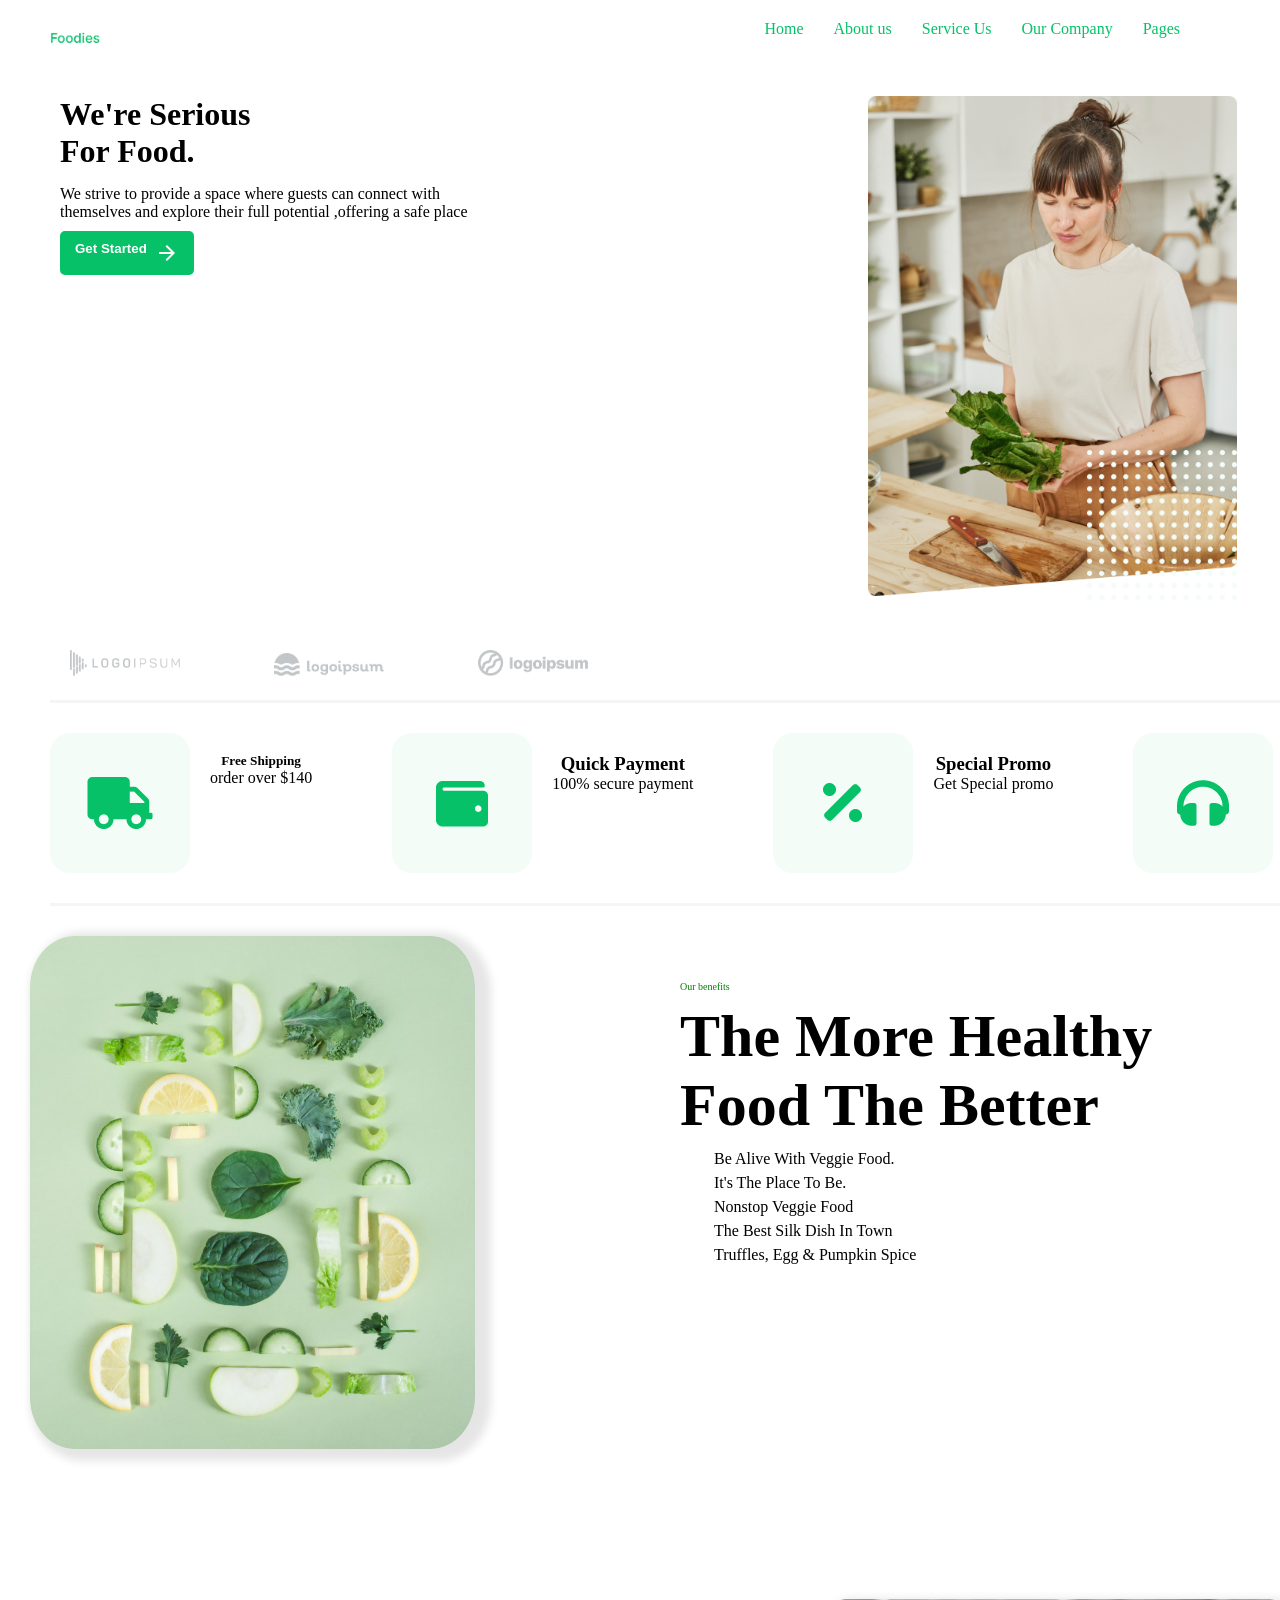
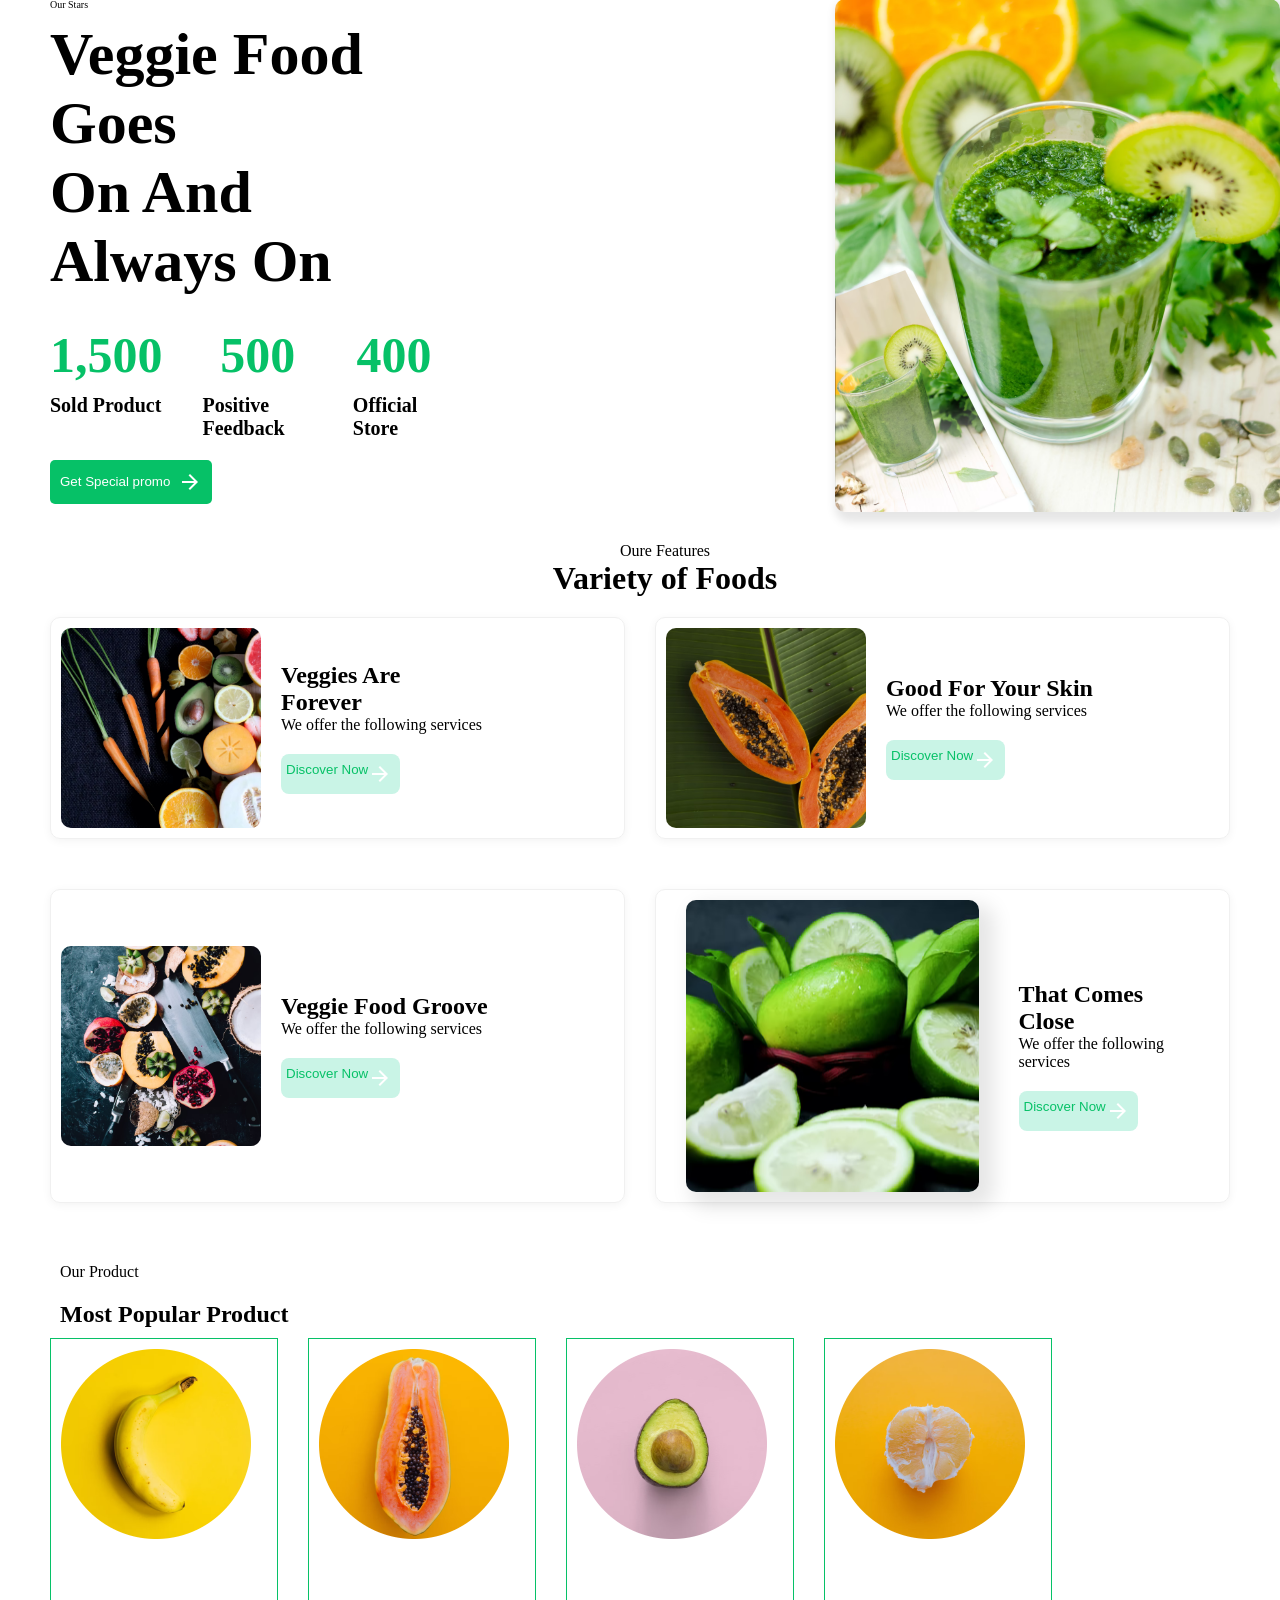
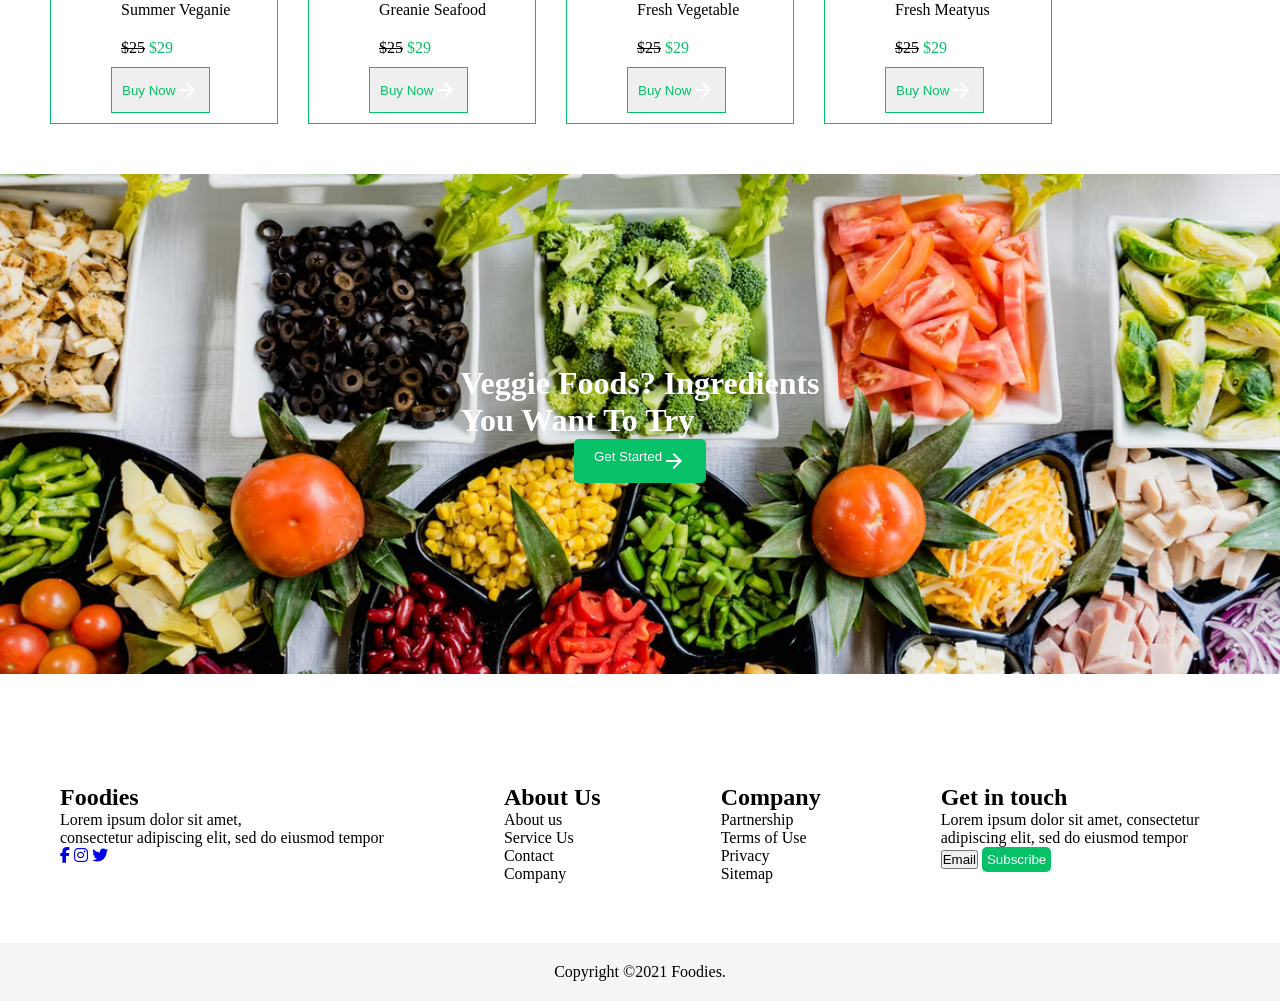
<file: index.html>
<!DOCTYPE html>
<html lang="en">
<head>
    <meta charset="UTF-8">
    <meta name="viewport" content="width=device-width, initial-scale=1.0">
    <title>Foodies</title>
    <link rel="stylesheet" href="style.css">
    <link rel="stylesheet" href="https://fonts.googleapis.com/css2?family=Material+Symbols+Outlined" />
    <link rel="stylesheet" href="https://cdnjs.cloudflare.com/ajax/libs/font-awesome/6.5.0/css/all.min.css">
</head>
<body>
    <header class="header">
    <nav class="nav">
        <img class="logo" src="image/logo.png" alt="">
            <ul class="navbar">
            <li><a href="#home">Home</a></li>
            <li><a href="#benefit">About us</a></li>
            <li><a href="#features">Service Us</a></li>
            <li><a href="#footer">Our Company</a></li>
            <li><a href="#products">Pages</a></li>
        
        
        </ul> 
    </nav>  
    </header>
    <main id="home">
        <div class="header-left">
            <div class="header-left-upper">
                <h1>We're Serious <br>For Food.</h1>
                <p>We strive to provide a space where guests can connect with  <br>themselves and explore their full potential ,offering a safe place</p> 
                <button type="button" class="header-left-button">Get Started<span class="material-symbols-outlined">
                arrow_forward</span></button>  
            
            </div>
            <div class="image-container">
                <img  class="girl"src="image/girl.png" alt="ok">
                <img class="side" src="image/side.png" alt="">
            </div>
            
            
            
        
        </div>
        <div class="header-bottom">
                <img src="image/1.png" alt="">
                <img src="image/2.png" alt="">
                <img src="image/3.png" alt="">
        </div>

    
    
    </main>
    <div class="discount">
        <div class="discount-1">
            <img src="image/truck.png" alt="truck">
            <div class="discount-1-para">
                <h5>Free Shipping</h5>
                <p>order over $140</p>
            
            </div>
            
            
        </div>
        
        <div class="discount-1">
            <img src="image/quick.png" alt="truck">
            <div class="discount-1-para">
                <h3>Quick Payment</h3>
                <p>100% secure payment</p>
            </div>
            
        </div>
        <div class="discount-1">
            <img src="image/promo.png" alt="truck">
            <div class="discount-1-para">
                <h3>Special Promo</h3>
                <p>Get Special promo</p>
            </div>
            
        </div>
        <div class="discount-1">
            <img src="image/24/7.png" alt="truck">
            <div class="discount-1-para">
                <h3>24/7 Support</h3>
                <p>Ready Support</p>
            
            </div>
            
        </div>
        
    
    </div>
    
    <!-- BENEFIT SECTION -->
    <div id="benefit" class="benefit">
        <img src="image/benefit.png" alt="">
        <div class="our-benefit">
            <p>Our benefits</p>
            <h2>The More Healthy <br> Food The Better</h2>
            <p><span class="material-symbols-outlined">check</span>Be Alive With Veggie Food.</p>
            <p><span class="material-symbols-outlined">check</span>It's The Place To Be.</p>
            <p><span class="material-symbols-outlined">check</span>Nonstop Veggie Food</p>
            <p><span class="material-symbols-outlined">check</span>The Best Silk Dish In Town</p>
            <p><span class="material-symbols-outlined">check</span>Truffles, Egg & Pumpkin Spice</p>
        </div>
    </div>
    <div class="stars">
        <div class="our-stars">
            <p>Our Stars</p>
            <h1>Veggie Food Goes  <br>On And Always On</h1>
            <div class="our-starsB">
                <div class="our-stars-number">
                    <p>1,500</p>
                    <p>Sold Product</p>
                </div>
                <div class="our-stars-number">
                    <p>500</p>
                    <p>Positive Feedback</p>
                </div>
                <div class="our-stars-number">
                    <p>400</p>
                    <p>Official Store</p>
                </div>  
            </div>
            <button>Get Special promo <span class="material-symbols-outlined">arrow_forward</span></button> 
        </div>   
        <img src="image/juice.png" alt="Juice">
    </div>

    <!-- FEATURE SECTION -->
    <div id="features" class="features">
        <p>Oure Features</p>
        <h1>Variety of Foods</h1>
    </div>
    <div class="food-1">
        <div class="food-1A">
            <img src="image/fruits.png" alt="">
            <div class="food-1Aa">
                <h2>Veggies Are  <br>Forever</h2>
                <p>We offer the following services</p>
                <button>Discover Now <span class="material-symbols-outlined">arrow_forward</span></button>
            </div>
        </div>
        <div class="food-1B">
            <img src="image/papaya.png" alt="">
            <div class="food-1Bb">
                <h2>Good For Your Skin</h2>
                <p>We offer the following services</p>
                <button>Discover Now <span class="material-symbols-outlined">arrow_forward</span></button>
            </div>
        </div>
    </div>
    <div class="food-2">
        <div class="food-2A">
            <img src="image/coconut.png" alt="">
            <div class="food-2Aa">
                <h2>Veggie Food Groove</h2>
                <p>We offer the following services</p>
                <button>Discover Now <span class="material-symbols-outlined">arrow_forward</span></button>
            </div>
        </div>
        <div class="food-2B">
            <img src="image/lemon.png" alt="">
            <div class="food-2Bb">
                <h2>That Comes Close</h2>
                <p>We offer the following services</p>
                <button>Discover Now <span class="material-symbols-outlined">arrow_forward</span></button>
            </div>
        </div>
    </div>
    
    <!-- POPULAR PRODUCTS -->
    <div id="products" class="populer">
        <p>Our Product</p>
        <h2>Most Popular Product</h2>
        <div class="populer-product">
            <div class="populer-product-section">
                <img src="image/banana.png" alt="">
                <p>
                <span class="material-symbols-outlined">star</span>
                <span class="material-symbols-outlined">star</span>
                <span class="material-symbols-outlined">star</span>
                <span class="material-symbols-outlined">star</span>
                <span class="material-symbols-outlined">star</span>
                </p>
                <p>Summer Veganie</p>
                <p> <span style="text-decoration: line-through">$25</span> <span style="color: #06C167">$29</span></p>
                <button>Buy Now <span class="material-symbols-outlined">arrow_forward</span></button>
            </div>
            <div class="populer-product-section">
                <img src="image/yellowPapaya.png" alt="">
                <p>
                <span class="material-symbols-outlined">star</span>
                <span class="material-symbols-outlined">star</span>
                <span class="material-symbols-outlined">star</span>
                <span class="material-symbols-outlined">star</span>
                <span class="material-symbols-outlined">star</span>
                </p>
                <p>Greanie Seafood</p>
                <p><span style="text-decoration: line-through">$25</span> <span style="color: #06C167">$29</span></p>
                <button>Buy Now <span class="material-symbols-outlined">arrow_forward</span></button>
            </div>
            <div class="populer-product-section">
                <img src="image/avocado.png" alt="">
                <p>
                <span class="material-symbols-outlined">star</span>
                <span class="material-symbols-outlined">star</span>
                <span class="material-symbols-outlined">star</span>
                <span class="material-symbols-outlined">star</span>
                <span class="material-symbols-outlined">star</span>
                </p>
                <p>Fresh Vegetable</p>
                <p><span style="text-decoration: line-through">$25</span> <span style="color: #06C167">$29</span></p>
                <button>Buy Now <span class="material-symbols-outlined">arrow_forward</span></button>
            </div>
            <div class="populer-product-section">
                <img src="image/orange.png" alt="">
                <p>
                <span class="material-symbols-outlined">star</span>
                <span class="material-symbols-outlined">star</span>
                <span class="material-symbols-outlined">star</span>
                <span class="material-symbols-outlined">star</span>
                <span class="material-symbols-outlined">star</span>
                </p>
                <p>Fresh Meatyus</p>
                <p><span style="text-decoration: line-through">$25</span> <span style="color: #06C167">$29</span></p>
                <button>Buy Now <span class="material-symbols-outlined">arrow_forward</span></button>
            </div>
        </div>
    </div>

    <!-- FOOTER SECTION -->
    <div id="footer" class="veggie-food">
        <h1>Veggie Foods? Ingredients <br>You Want To Try</h1>
        <button>Get Started<span class="material-symbols-outlined">arrow_forward</span></button>
    </div>
    <div class="foodies">
        <div class="foodies-section">
            <h2>Foodies</h2>
            <p>Lorem ipsum dolor sit amet, <br>consectetur adipiscing elit, sed do eiusmod tempor </p>
            <a href="https://www.facebook.com/YourPageName" target="_blank"><i class="fab fa-facebook-f"></i></a>
            <a href="https://www.instagram.com/YourPageName" target="_blank"><i class="fab fa-instagram"></i></a>
            <a href="https://twitter.com/YourPageName" target="_blank"><i class="fab fa-twitter"></i></a>
        </div>
        <div class="foodies-section">
            <h2>About Us</h2>
            <p>About us</p>
            <p>Service Us</p>
            <p>Contact</p>
            <p>Company</p>
        </div>
        <div class="foodies-section">
            <h2>Company</h2>
            <p>Partnership</p>
            <p>Terms of Use</p>
            <p>Privacy</p>
            <p>Sitemap</p>
        </div>
        <div class="foodies-section">
            <h2>Get in touch</h2>
            <p>Lorem ipsum dolor sit amet, consectetur <br> adipiscing elit, sed do eiusmod tempor</p>
            <button>Email</button>
            <button class="email">Subscribe</button>
        </div>
    </div>
    <p class="copyright">Copyright &copy;2021 Foodies.</p>
    
</body>
</html>
</file>
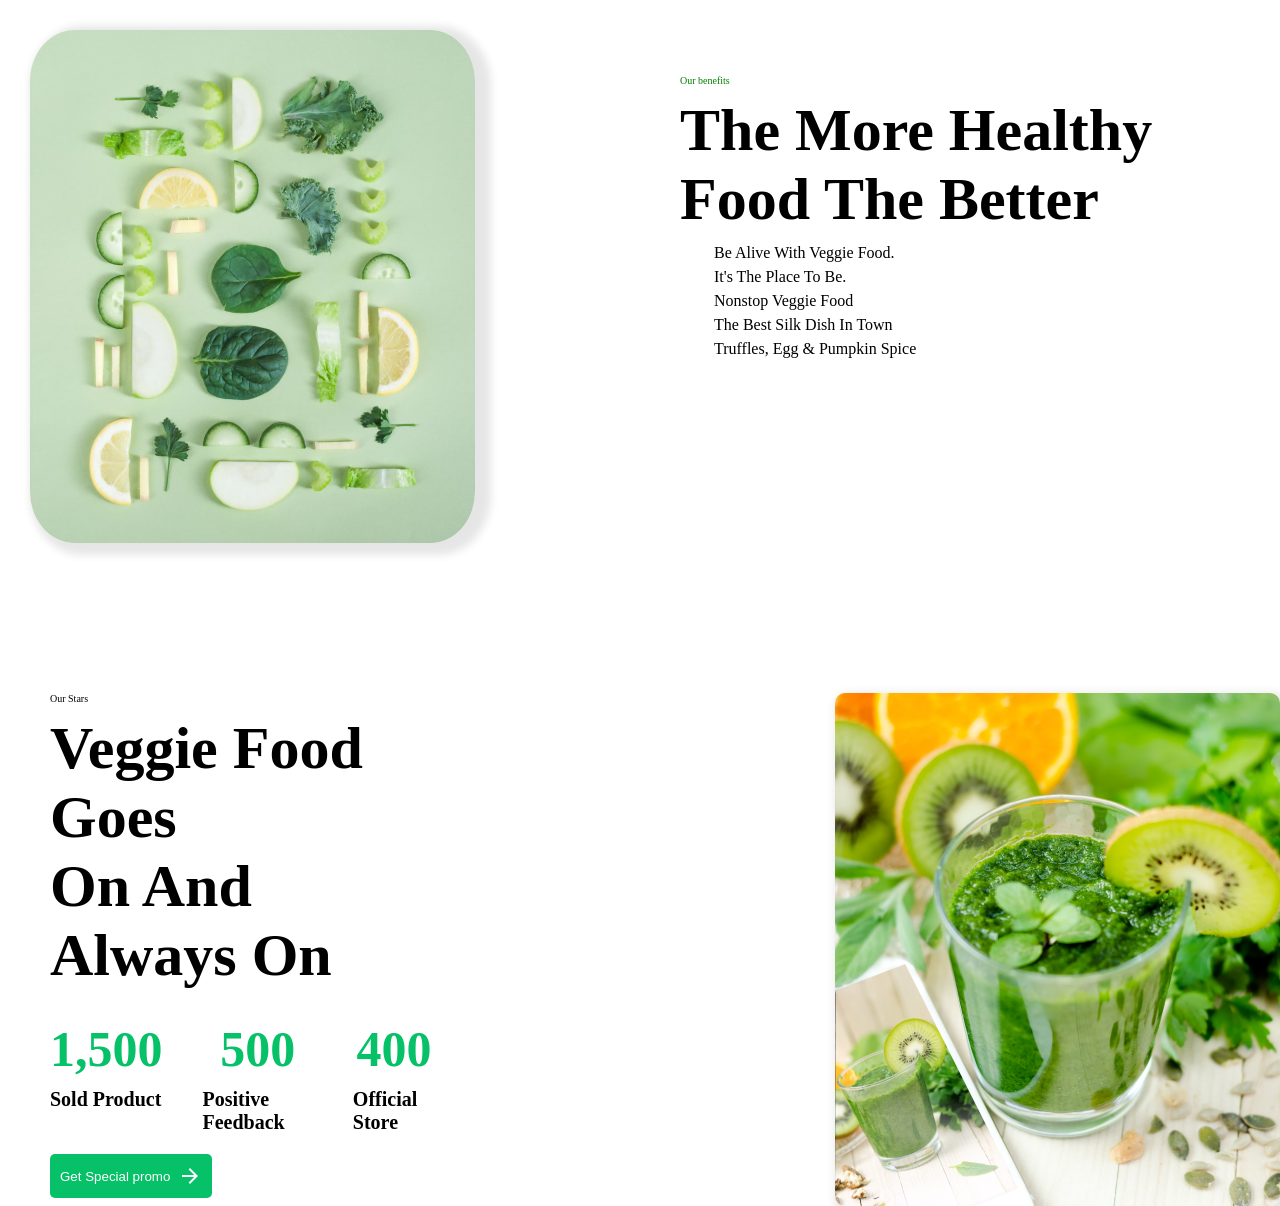
<file: benefit.html>
<!DOCTYPE html>
<html lang="en">
<head>
    <meta charset="UTF-8">
    <meta name="viewport" content="width=device-width, initial-scale=1.0">
    <title>Benefits</title>
    <link rel="stylesheet" href="style.css">
    <!-- check mark -->
    <link rel="stylesheet" href="https://fonts.googleapis.com/css2?family=Material+Symbols+Outlined:opsz,wght,FILL,GRAD@24,400,0,0&icon_names=check" />
    <!-- arrow icon -->
    <link rel="stylesheet" href="https://fonts.googleapis.com/css2?family=Material+Symbols+Outlined:opsz,wght,FILL,GRAD@24,400,0,0&icon_names=arrow_forward" />
</head>
<body>
    <div class="benefit">
            <img src="image/benefit.png" alt="">

        <div class="our-benefit">
            <p>Our benefits</p>
            <h2>The More Healthy <br> Food The Better</h2>
            
            <p><span class="material-symbols-outlined">check</span>Be Alive With Veggie Food.</p>
            <p><span class="material-symbols-outlined">check</span>It's The Place To Be.</p>
            <p><span class="material-symbols-outlined">check</span>Nonstop Veggie Food</p>
            <p><span class="material-symbols-outlined">check</span>The Best Silk Dish In Town</p>
            <p><span class="material-symbols-outlined">check</span>Truffles, Egg & Pumpkin Spice</p>
        </div>
    </div>
    <div class="stars">
        <div class="our-stars">
            <p>Our Stars</p>
            <h1>Veggie Food Goes  <br>On And Always On</h1>
            <div class="our-starsB">
                <div class="our-stars-number">
                
                    <p>1,500</p>
                    <p>Sold Product</p>
                </div>
                <div class="our-stars-number">
                    <p>500</p>
                    <p>Positive Feedback</p>
                </div>
                <div class="our-stars-number">
                    <p>400</p>
                    <p>Official Store</p>
                </div>  
            </div>
            <button>Get Special promo <span class="material-symbols-outlined">arrow_forward</span></button> 
        </div>   
        <img src="image/juice.png" alt="Juice">
    </div>  
</body>
</html>
</file>
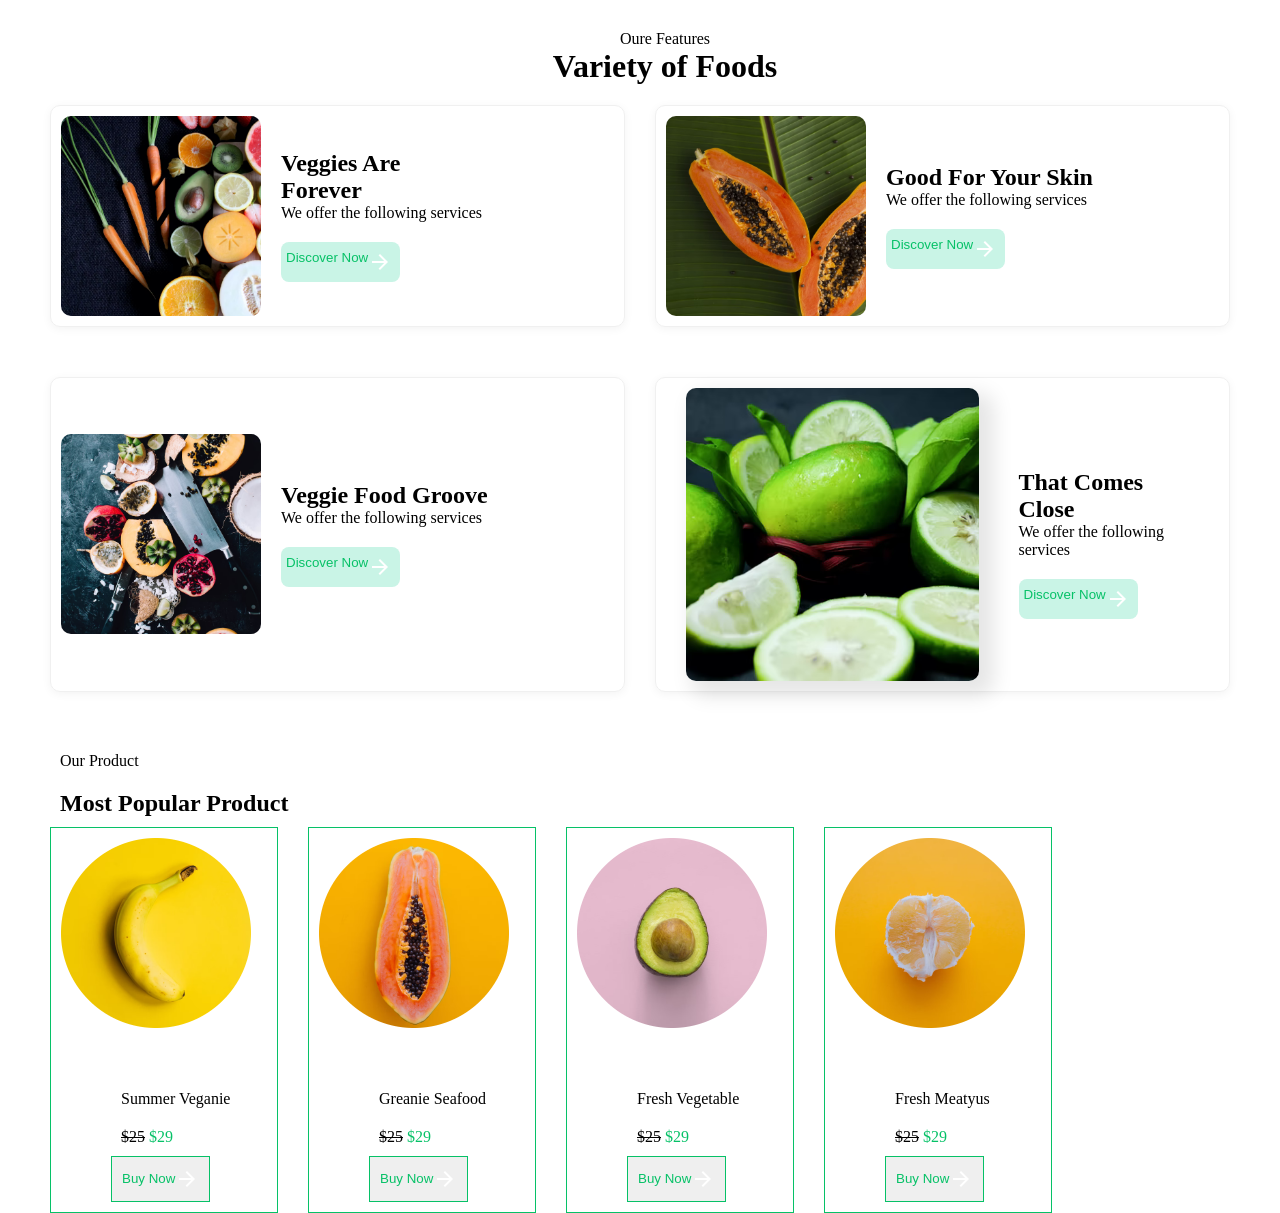
<file: feature.html>
<!DOCTYPE html>
<html lang="en">
<head>
    <meta charset="UTF-8">
    <meta name="viewport" content="width=device-width, initial-scale=1.0">
    <title>our feature</title>
    <link rel="stylesheet" href="style.css">
    <!-- icon link -->
    <link rel="stylesheet" href="https://fonts.googleapis.com/css2?family=Material+Symbols+Outlined" />
    
</head>
<body>
    <div class="features">
        <p>Oure Features</p>
        <h1>Variety of Foods</h1>
    </div>
    <!-- <div class="food"> -->
        <div class="food-1">
            <div class="food-1A">
                <img src="image/fruits.png" alt="">
                <div class="food-1Aa">
                    <h2>Veggies Are  <br>Forever</h2>
                    <p>We offer the following services</p>
                    <button>Discover Now <span class="material-symbols-outlined">arrow_forward</span></button>
                
                </div>
                
            </div>
            <div class="food-1B">
                <img src="image/papaya.png" alt="">
                <div class="food-1Bb">
                
                
                    <h2>Good For Your Skin</h2>
                    <p>We offer the following services</p>
                    <button>Discover Now <span class="material-symbols-outlined">arrow_forward</span></button>
                
                
                </div>
                
            </div>
        </div>
        <div class="food-2">
            <div class="food-2A">
                <img src="image/coconut.png" alt="">
                <div class="food-2Aa">
                
                    <h2>Veggie Food Groove</h2>
                    <p>We offer the following services</p>
                    <button>Discover Now <span class="material-symbols-outlined">arrow_forward</span></button>
                </div>
                
            </div>
            <div class="food-2B">
                <img src="image/lemon.png" alt="">
                <div class="food-2Bb">
                    <h2>That Comes Close</h2>
                    <p>We offer the following services</p>
                    <button>Discover Now <span class="material-symbols-outlined">arrow_forward</span></button>
                </div>
            </div>
        
        </div>
    
        
        
        
    <!-- </div> -->
    <div class="populer">
        <p>Our Product</p>
        <h2>Most Popular Product</h2>
        <div class="populer-product">
            <div class="populer-product-section">
                <img src="image/banana.png" alt="">
                <p>
                <span class="material-symbols-outlined">star</span>
                <span class="material-symbols-outlined">star</span>
                <span class="material-symbols-outlined">star</span>
                <span class="material-symbols-outlined">star</span>
                <span class="material-symbols-outlined">star</span>
                </p>
                <p>Summer Veganie</p>
                <p> <span style="text-decoration: line-through">$25</span> <span style="color: #06C167">$29</span></p>
                <button>Buy Now <span class="material-symbols-outlined">arrow_forward</span></button>
                
            </div>
            <div class="populer-product-section">
                <img src="image/yellowPapaya.png" alt="">
                <p>
                <span class="material-symbols-outlined">star</span>
                <span class="material-symbols-outlined">star</span>
                <span class="material-symbols-outlined">star</span>
                <span class="material-symbols-outlined">star</span>
                <span class="material-symbols-outlined">star</span>
                </p>
                <p>Greanie Seafood</p>
                <p><span style="text-decoration: line-through">$25</span> <span style="color: #06C167">$29</span></p>
                <button>Buy Now <span class="material-symbols-outlined">arrow_forward</span></button>
                
            </div>
            <div class="populer-product-section">
                <img src="image/avocado.png" alt="">
                <p>
                <span class="material-symbols-outlined">star</span>
                <span class="material-symbols-outlined">star</span>
                <span class="material-symbols-outlined">star</span>
                <span class="material-symbols-outlined">star</span>
                <span class="material-symbols-outlined">star</span>
                </p>
                <p>Fresh Vegetable</p>
                <p><span style="text-decoration: line-through">$25</span> <span style="color: #06C167">$29</span></p>
                <button>Buy Now <span class="material-symbols-outlined">arrow_forward</span></button>
                
            </div>
            <div class="populer-product-section">
                <img src="image/orange.png" alt="">
                <p>
                <span class="material-symbols-outlined">star</span>
                <span class="material-symbols-outlined">star</span>
                <span class="material-symbols-outlined">star</span>
                <span class="material-symbols-outlined">star</span>
                <span class="material-symbols-outlined">star</span>
                </p>
                <p>Fresh Meatyus</p>
                <p><span style="text-decoration: line-through">$25</span> <span style="color: #06C167">$29</span></p>
                <button>Buy Now <span class="material-symbols-outlined">arrow_forward</span></button>
                
            </div>
        
        
        
        
        </div>
    </div>
    
</body>
</html>
</file>
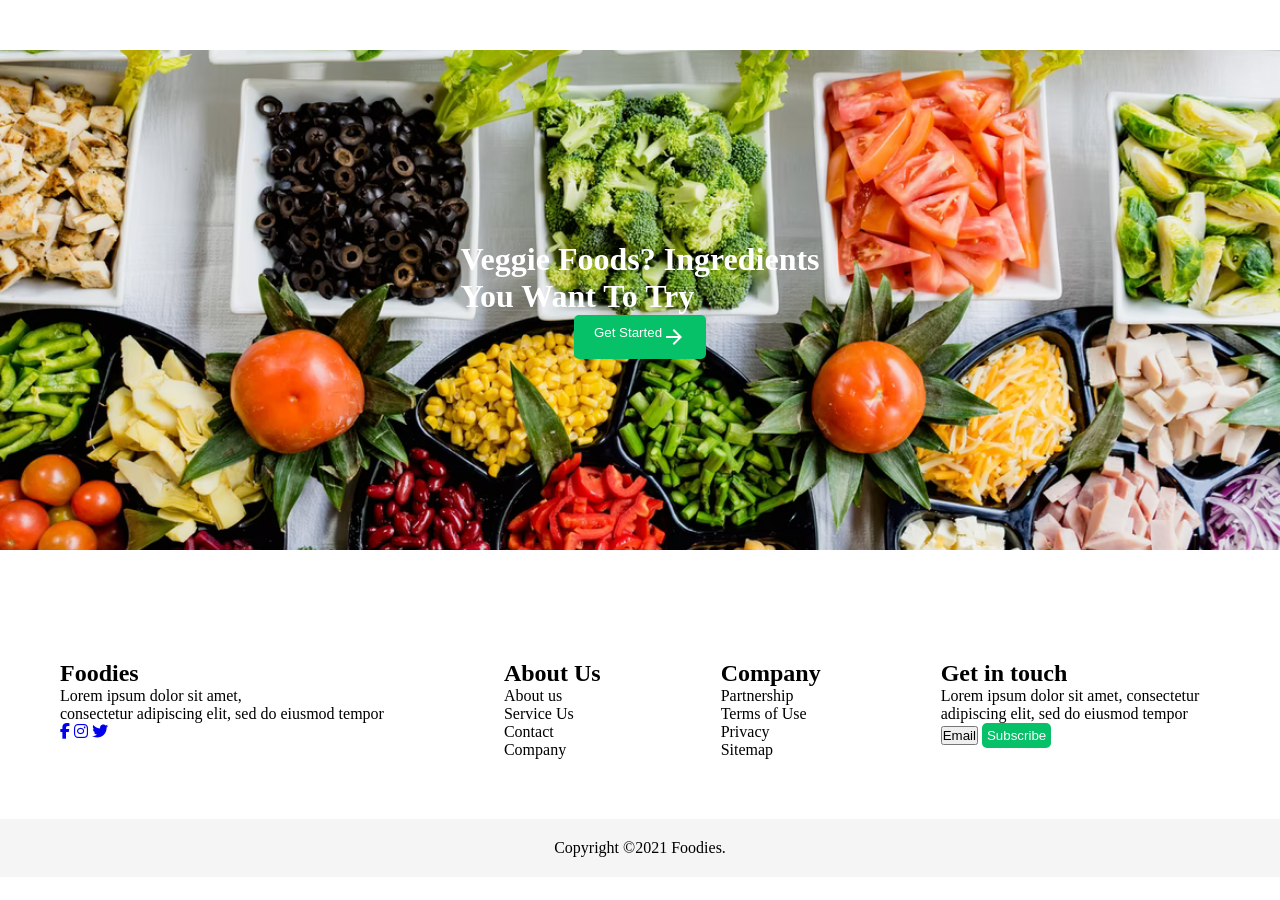
<file: footer.html>
<!DOCTYPE html>
<html lang="en">
<head>
    <meta charset="UTF-8">
    <meta name="viewport" content="width=device-width, initial-scale=1.0">
    <title>Document</title>
    <link rel="stylesheet" href="style.css">
    <link rel="stylesheet" href="https://fonts.googleapis.com/css2?family=Material+Symbols+Outlined:opsz,wght,FILL,GRAD@24,400,0,0&icon_names=arrow_forward" />
    <link rel="stylesheet" href="https://cdnjs.cloudflare.com/ajax/libs/font-awesome/6.5.0/css/all.min.css">
</head>
<body>
    <div class="veggie-food">
        <h1>Veggie Foods? Ingredients <br>You Want To Try</h1>
        <button>Get Started<span class="material-symbols-outlined">arrow_forward</span></button>
    </div>
    <div class="foodies">
        <div class="foodies-section">
            <h2>Foodies</h2>
            <p>Lorem ipsum dolor sit amet, <br>consectetur adipiscing elit, sed do eiusmod tempor </p>
            <a href="https://www.facebook.com/YourPageName" target="_blank"><i class="fab fa-facebook-f"></i></a>
            <a href="https://www.instagram.com/YourPageName" target="_blank"><i class="fab fa-instagram"></i></a>
            <a href="https://twitter.com/YourPageName" target="_blank"><i class="fab fa-twitter"></i></a>
        
        </div>
        <div class="foodies-section">
            <h2>About Us</h2>
            <p>About us</p>
            <p>Service Us</p>
            <p>Contact</p>
            <p>Company</p>
        </div>
        
        
        <div class="foodies-section">
            <h2>Company</h2>
            <p>Partnership</p>
            <p>Terms of Use</p>
            <p>Privacy</p>
            <p>Sitemap</p>
        </div>
        <div class="foodies-section">
            <h2>Get in touch</h2>
            <p>Lorem ipsum dolor sit amet, consectetur <br> adipiscing elit, sed do eiusmod tempor</p>
            <button >Email</button>
            <button class="email">Subscribe</button>
        
        </div>
    
    </div>
    <p class="copyright">Copyright &copy;2021 Foodies.</p>
</body>
</html>
</file>
<file: style.css>
*{
    margin:0;
    padding:0;
    box-sizing: border-box;
}
.header{
    margin-top: 20px;
}
.logo{
    width:50px;
    margin-left:50px;
    margin-top:10px;
}
.nav{
    display:flex;
    justify-content: space-between;
}
.navbar{
    display:flex;
    flex-direction: row;
    justify-content: space-between;
    gap: 30px;
    margin-right: 100px;
    
    
}

.navbar li{
    list-style:none;
}
.navbar li a{
    
    text-decoration: none;
    
    color:#06C167;
}
.header-left{
    
    display:flex;
    gap:400px;
    /* flex-direction: row-reverse; */
    background-color: rgb(255, 255, 255);
    padding:10px;
    margin-bottom: 20px;
    margin-top:40px;
    margin-left:50px;
    
}
.header-left-upper h1{
    margin-bottom: 15px;
    /* color:red; */
}



.header-left-button {
            display: flex ;
            background-color: #06C167;
            color: white ;
            border: none ;
            padding: 10px 15px ;
            border-radius: 5px;
            cursor: pointer;
            gap: 8px;
            font-weight: bold;
            margin-top: 10px;
        }

.image-container{
    position: relative;
    display: inline-block;
}
.girl{
    height:500px;
}

.side{
    width:150px;
    position: absolute;
    right: 0;
    bottom: 0;
}
.header-bottom img{
    width:150px;
    margin-left: 50px;
    padding:20px;
    /* background-color: blue; */
}
.discount{
    display:flex;
    margin-left:50px;
    gap:80px;
    
    border-top: 3px solid whitesmoke;
    border-bottom: 3px solid whitesmoke;
}
.discount-1{
    display:flex;
    white-space: nowrap;
    margin-top: 30px;
    margin-bottom: 30px;
    gap:10px;
    
    /* display: inline-block; */
}
 .discount-1-para{
   margin-left: 10px;
   margin-top: 20px;
   text-align: center;
} 
.benefit{
     display: flex;
     /* justify-content:space-between; */
     margin-top: 30px;
     margin-left: 30px;
     gap:200px;
     margin-bottom: 150px;
     /* border:1px solid whitesmoke; */
     
 }
.benefit img{
    width:445px;
    border-radius: 10%;
    box-shadow: 8px 4px 8px 8px rgba(0,0,0,0.1);
}

.our-benefit{
    padding:5px;
    margin-top: 40px;
}
.our-benefit h2{
    font-size:60px;
    margin-bottom: 10px;
    margin-top: 10px;
    
}
.our-benefit p:first-child{
   color:green;
   font-size: 10px;
}
.our-benefit p{
    display:flex;
    gap:10px;
}
.material-symbols-outlined{
    color:#06C167;
    font-weight: bolder;
    
    
}
/* .our-benefit p{
   position: absolute;
} */
.stars{
    display:flex;
    padding-left: 50px;
    gap:400px;
    /* justify-content: flex-end; */
    
}
.stars p{
    font-size: 10px;
    
}
.stars img{
    width:445px;
    border-radius: 10px;
    box-shadow: 5px 5px 10px 5px rgba(0,0,0,0.1);
}
.our-stars h1{
    font-size: 60px;
    margin-top: 10px;
    margin-bottom: 30px;
    
}
.our-starsB{
    display:flex;
    gap:40px;
}
.our-stars-number p:first-child{
    text-align: center;
    font-size:50px;
    font-weight: bolder;
    color:#06C167;
    margin-bottom: 10px;
    
}
.our-stars-number p:last-child{
    font-size:20px;
    font-weight: bolder;
    /* color:#06C167; */
    /* margin-bottom: 10px; */
    
}
.stars button{
    margin-top: 20px;
    padding:10px;
    /* margin-left: 10px; */
    display:flex;
   align-items:center;   /* vertical center */
   gap:8px; 
   background-color: #06C167;
   color:white;
   border:none;
   border-radius: 5px;
}
.material-symbols-outlined{
    color:white;
}
.features{
    margin-top: 30px;
    margin-left:50px;
    margin-bottom: 20px;
}
.features h1 ,
.features p{
     text-align: center;

}
.food-1{
    display:flex;
    gap: 30px;
    margin-bottom: 50px;
    margin-left: 50px;
    margin-right: 50px;
}
.food-1A{
    display:flex;
    flex:1;
    border: 1px solid #f0f0f0;
    border-radius: 10px;
    padding: 10px;
    box-shadow: 0 2px 10px rgba(0,0,0,0.05);
    align-items: center;
    gap: 20px;
}
.food-1A img{
    width: 200px;
    height: 200px;
    border-radius: 10px;
    flex-shrink: 0;
}
.food-1Aa{
    margin-top: 0;
    padding: 0;
} 
.food-1Aa button{
    margin-top: 20px;
    display:flex;
    background-color: rgb(201, 244, 230);
    color:#06C167;
    border:none;
    padding:8px;
    padding-left: 5px;
    border-radius: 8px;
}
.material-symbols-outlined{
    color:#06C167;
}

.food-1B{
    display:flex;
    flex:1;
    border: 1px solid #f0f0f0;
    border-radius: 10px;
    padding: 10px;
    box-shadow: 0 2px 10px rgba(0,0,0,0.05);
    align-items: center;
    gap: 20px;
}
.food-1B img{
    width: 200px;
    height: 200px;
    border-radius: 10px;
    flex-shrink: 0;
}
.food-1Bb{
    margin-top: 0;
    padding: 0;
} 
.food-1Bb button{
    margin-top: 20px;
    display:flex;
    background-color: rgb(201, 244, 230);
    color:#06C167;
    border:none;
    padding:8px;
    padding-left: 5px;
    border-radius: 8px;
}
.material-symbols-outlined{
    color:#06C167;
}
.food-2{
    display:flex;
    gap: 30px;
    margin-bottom: 50px;
    margin-left: 50px;
    margin-right: 50px;
}
.food-2A{
    display:flex;
    flex:1;
    border: 1px solid #f0f0f0;
    border-radius: 10px;
    padding: 10px;
    box-shadow: 0 2px 10px rgba(0,0,0,0.05);
    align-items: center;
    gap: 20px;
}
.food-2A img{
    width: 200px;
    height: 200px;
    border-radius: 10px;
    flex-shrink: 0;
}
.food-2Aa{
    margin-top: 0;
    padding: 0;
} 
.food-2Aa button{
    margin-top: 20px;
    display:flex;
    background-color: rgb(201, 244, 230);
    color:#06C167;
    border:none;
    padding:8px;
    padding-left: 5px;
    border-radius: 8px;
}
.material-symbols-outlined{
    color:#06C167;
}

.food-2B{
    display:flex;
    flex:1;
    border: 1px solid #f0f0f0;
    border-radius: 10px;
    padding: 10px;
    box-shadow: 0 2px 10px rgba(0,0,0,0.05);
    align-items: center;
    gap: 20px;
}
.food-2B img{
    width: 292.5px;
    height: 292.5px;
    /* angle: 0 deg; */
    opacity: 1;
    top: 3006px;
    left: 720px;
    border-radius: 10px;
    margin-left: 20px;
    box-shadow: 10px 10px 20px 5px rgba(0,0,0,0.1);

} 
.food-2Bb{
    margin-top: 20px;
    padding: 20px;
} 
.food-2Bb button{
    margin-top: 20px;
    display:flex;
    background-color: rgb(201, 244, 230);
    color:#06C167;
    border:none;
    padding:8px;
    padding-left: 5px;
    border-radius: 8px;
}
.material-symbols-outlined{
    color:#06C167;
}
.populer h2
{
    margin-left: 50px;
    padding:10px;
}
.populer p{
    margin-left: 50px;
    padding:10px;
}
.populer-product img{
    width:190px;
}
.populer-product{
    display:flex;
    flex-wrap: wrap;
    gap:30px;
    margin-left:50px;
    /* border:2px solid #06C167; */
}
.populer-product-section{
    border:1px solid #06C167;
    padding:10px;
    align-items: center;
}
.populer-product-section button{
    align-items: center;
    display:flex;
    padding:10px;
    margin-left: 50px;
    color:#06C167;
    border:1px solid #06C167;
}
.veggie-food{
    background-image:url(./image/footer.png);
    background-size: cover;
    background-position: center;
    background-repeat: no-repeat;
    padding: 100px 20px;
    margin-top: 50px;
    margin-bottom: 50px;
    width: 100%;
    min-height: 500px;
    display: flex;
    flex-direction: column;
    justify-content: center;
    align-items: center;
}
.veggie-food h1{
    color:white;
}
.veggie-food button{
    background-color: #06C167;
    color:white;
    border:none;
    padding:10px 20px;
    border-radius: 5px;
    display:flex;
    /* gap:150px; */
}
.material-symbols-outlined{
    color:white;
}
.foodies{
    display:flex;
}
.foodies-section{
    margin: 50px;
    padding:10px;
    white-space: nowrap;
    
}
.email{
    background-color: #06C167;
    color:white;
    border:none;
    padding:5px;
    border-radius: 5px;
    /* padding:10px; */
}
.copyright{
    text-align: center;
    padding: 20px;
    margin: 0;
    background-color: #f5f5f5;
    width: 100%;
}

/* RESPONSIVE DESIGN */

/* Tablet and smaller screens */
@media screen and (max-width: 768px) {
    /* Navigation */
    .navbar {
        flex-direction: column;
        gap: 15px;
        margin-right: 20px;
    }
    
    .logo {
        margin-left: 20px;
    }
    
    /* Header Section */
    .header-left {
        flex-direction: column;
        gap: 30px;
        margin-left: 20px;
        margin-right: 20px;
    }
    
    .girl {
        height: 300px;
    }
    
    .side {
        width: 100px;
    }
    
    .header-bottom {
        text-align: center;
    }
    
    .header-bottom img {
        width: 100px;
        margin-left: 10px;
        padding: 10px;
    }
    
    /* Discount Section */
    .discount {
        flex-direction: column;
        gap: 20px;
        margin-left: 20px;
    }
    
    /* Benefit Section */
    .benefit {
        flex-direction: column;
        margin-left: 20px;
        margin-right: 20px;
    }
    
    .benefit img {
        width: 100%;
        max-width: 300px;
    }
    
    /* Stars Section */
    .stars {
        flex-direction: column;
        margin-left: 20px;
        margin-right: 20px;
    }
    
    .stars img {
        width: 100%;
        max-width: 300px;
    }
    
    .our-starsB {
        flex-direction: column;
        gap: 20px;
    }
    
    /* Food Section */
    .food-1, .food-2 {
        flex-direction: column;
        margin-left: 20px;
        margin-right: 20px;
    }
    
    .food-1A, .food-1B, .food-2A, .food-2B {
        width: 100%;
        margin-bottom: 20px;
    }
    
    /* Popular Products */
    .populer-product {
        flex-direction: column;
        align-items: center;
        margin-left: 20px;
        margin-right: 20px;
    }
    
    .populer-product-section {
        width: 100%;
        max-width: 300px;
    }
    
    /* Footer */
    .foodies {
        flex-direction: column;
        gap: 30px;
        margin-left: 20px;
        margin-right: 20px;
    }
    
    .foodies-section {
        width: 100%;
    }
    
    .veggie-food {
        padding: 50px 20px;
        min-height: 300px;
    }
    
    .veggie-food h1 {
        font-size: 1.5rem;
        text-align: center;
    }
}

/* Mobile phones */
@media screen and (max-width: 480px) {
    /* Navigation */
    .navbar {
        gap: 10px;
        margin-right: 10px;
        font-size: 14px;
    }
    
    .logo {
        width: 40px;
        margin-left: 10px;
    }
    
    /* Header Section */
    .header-left {
        margin-left: 10px;
        margin-right: 10px;
    }
    
    .header-left-upper h1 {
        font-size: 1.5rem;
    }
    
    .header-left-upper p {
        font-size: 14px;
    }
    
    .girl {
        height: 200px;
    }
    
    .side {
        width: 80px;
    }
    
    .header-bottom img {
        width: 80px;
        margin-left: 5px;
        padding: 5px;
    }
    
    /* Discount Section */
    .discount {
        margin-left: 10px;
        margin-right: 10px;
    }
    
    .discount-1 {
        flex-direction: column;
        text-align: center;
    }
    
    /* Text sizes */
    h1 {
        font-size: 1.5rem;
    }
    
    h2 {
        font-size: 1.2rem;
    }
    
    /* Benefit Section */
    .benefit {
        margin-left: 10px;
        margin-right: 10px;
    }
    
    .benefit img {
        max-width: 250px;
    }
    
    /* Stars Section */
    .stars {
        margin-left: 10px;
        margin-right: 10px;
    }
    
    .stars img {
        max-width: 250px;
    }
    
    .our-stars h1 {
        font-size: 1.3rem;
    }
    
    /* Food Section */
    .food-1, .food-2 {
        margin-left: 10px;
        margin-right: 10px;
    }
    
    .food-1A img, .food-1B img, .food-2A img, .food-2B img {
        width: 100%;
        max-width: 250px;
    }
    
    /* Popular Products */
    .populer {
        margin-left: 10px;
        margin-right: 10px;
    }
    
    .populer-product {
        margin-left: 10px;
        margin-right: 10px;
    }
    
    .populer-product-section {
        max-width: 250px;
    }
    
    .populer-product img {
        width: 150px;
    }
    
    /* Footer */
    .foodies {
        margin-left: 10px;
        margin-right: 10px;
    }
    
    .veggie-food {
        padding: 30px 10px;
        min-height: 250px;
    }
    
    .veggie-food h1 {
        font-size: 1.2rem;
    }
    
    button {
        font-size: 14px;
        padding: 8px 12px;
    }
}
</file>
